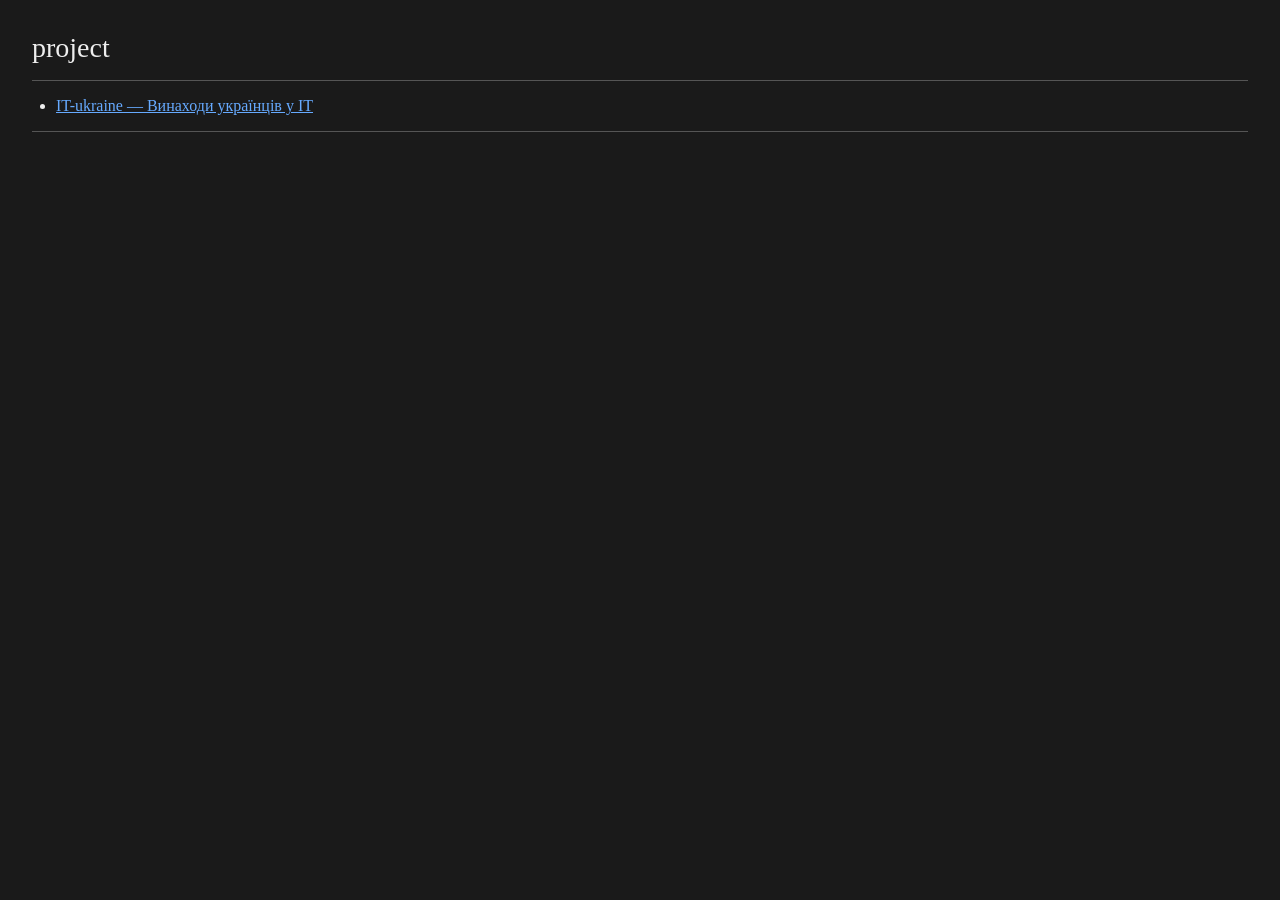
<file: index.html>
<!DOCTYPE html>
<html lang="uk">
<head>
  <meta charset="UTF-8">
  <meta name="viewport" content="width=device-width, initial-scale=1.0">
  <title>project</title>
  <style>
    body {
      margin: 2rem;
      font-family: Georgia, "Times New Roman", serif;
      background: #1a1a1a;
      color: #eee;
    }
    h1 {
      font-size: 1.75rem;
      font-weight: normal;
      margin: 0 0 1rem;
    }
    hr {
      border: none;
      border-top: 1px solid #555;
      margin: 1rem 0;
    }
    ul {
      margin: 0;
      padding-left: 1.5rem;
    }
    a {
      color: #6af;
    }
    a:hover {
      text-decoration: none;
    }
  </style>
</head>
<body>
  <h1>project</h1>
  <hr>
  <ul>
    <li><a href="IT-ukraine/index.html">IT-ukraine — Винаходи українців у IT</a></li>
  </ul>
  <hr>
</body>
</html>
</file>
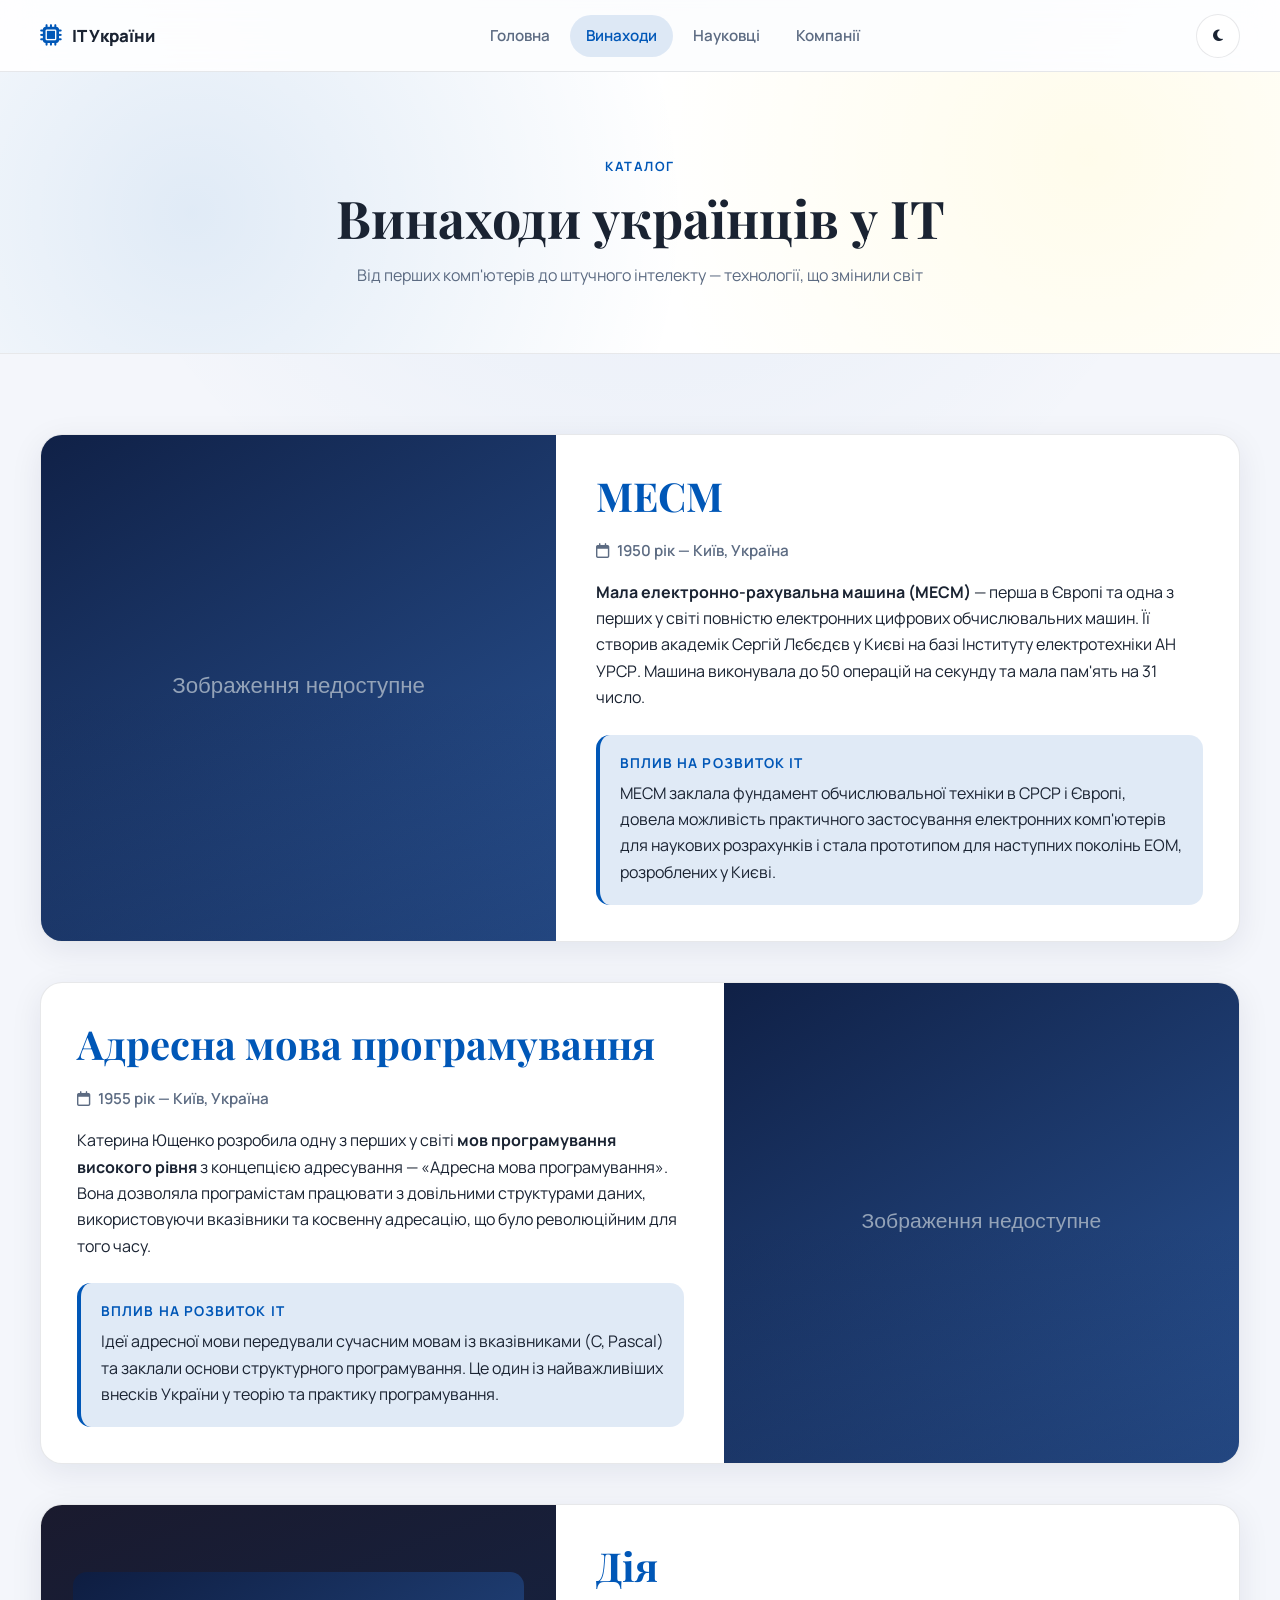
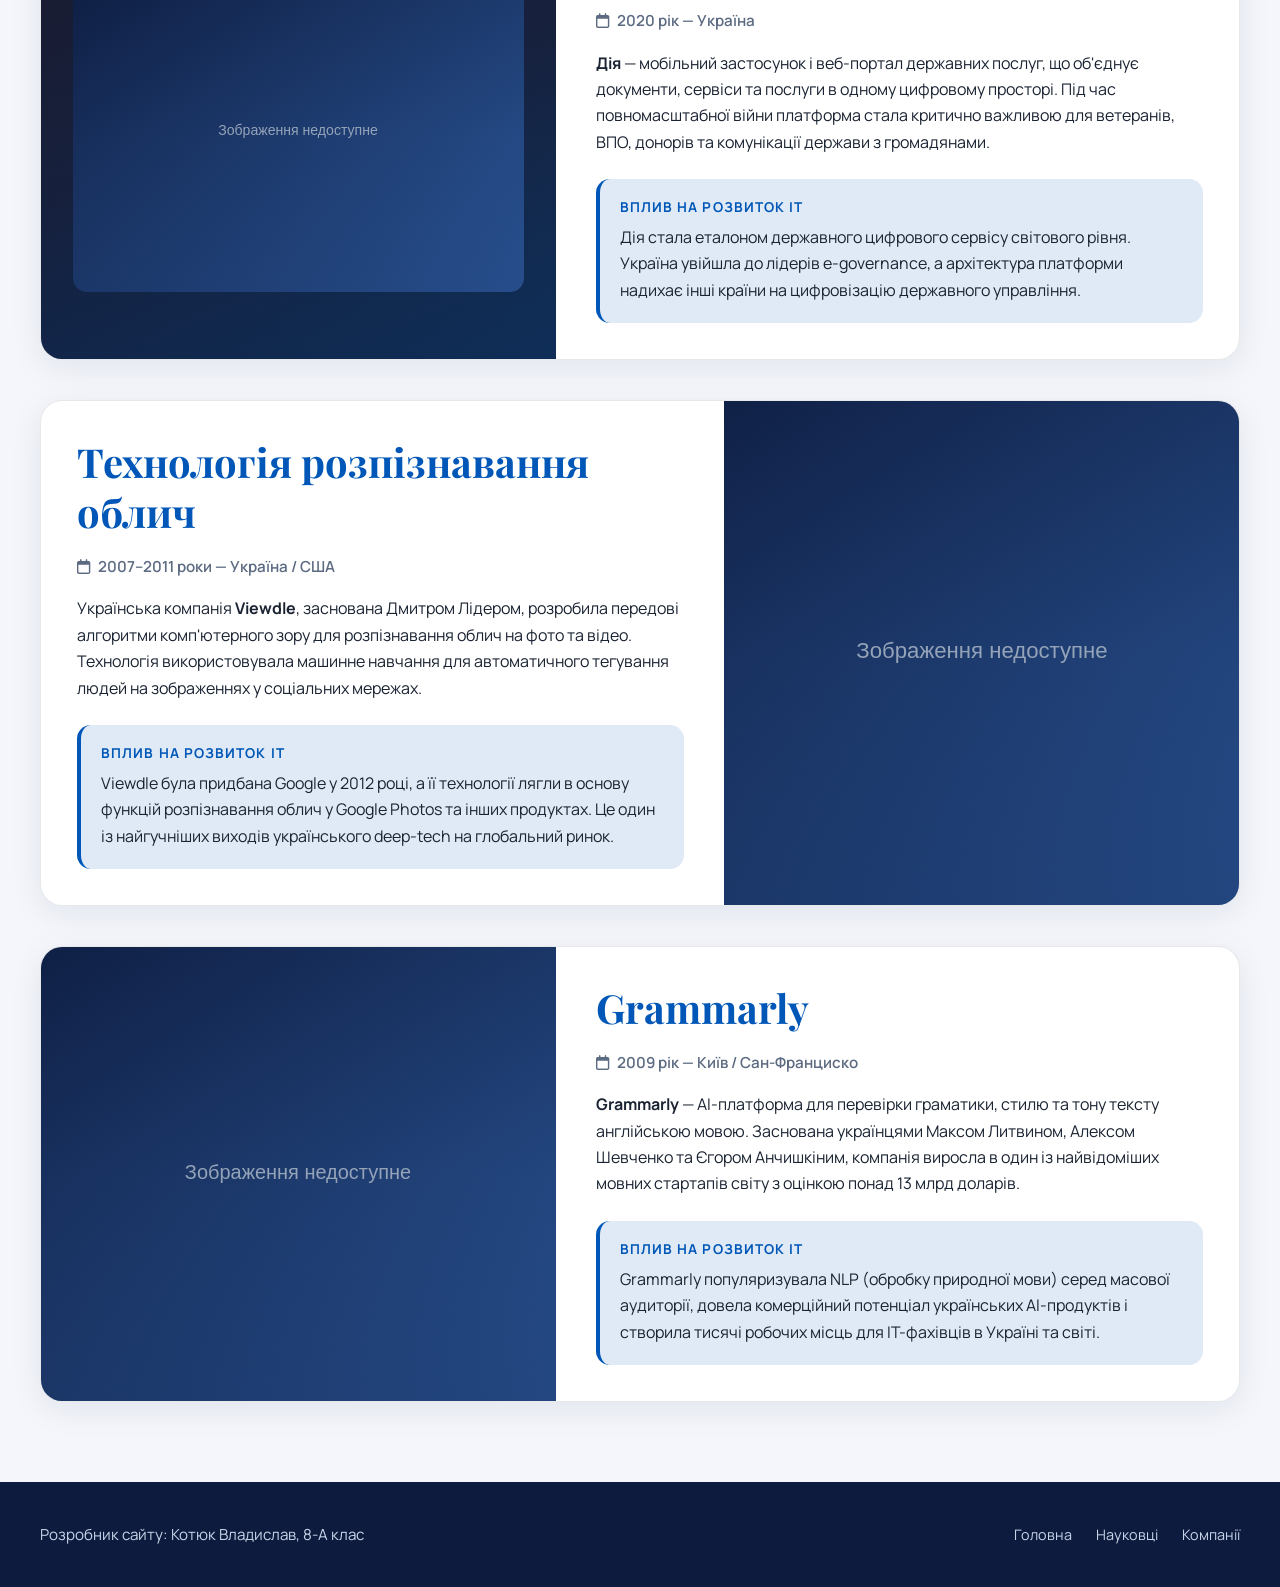
<file: IT-ukraine /inventions.html>
<!DOCTYPE html>
<html lang="uk">
<head>
  <meta charset="UTF-8">
  <script>
    (function () {
      var path = window.location.pathname || '';
      var dir = path.lastIndexOf('/') !== -1 ? path.substring(0, path.lastIndexOf('/') + 1) : './';
      document.write('<base href="' + dir + '">');
      document.write('<link rel="stylesheet" href="' + dir + 'css/style.css" id="site-main-css">');
    })();
  </script>
  <meta name="viewport" content="width=device-width, initial-scale=1.0">
  <meta name="description" content="Винаходи українців у IT: МЕСМ, адресна мова програмування, Дія, розпізнавання облич, Grammarly — історія та вплив на технології.">
  <meta name="keywords" content="МЕСМ, адресна мова, Дія, Grammarly, розпізнавання облич, українські винаходи">
  <meta name="author" content="Котюк Владислав">
  <meta property="og:title" content="Винаходи — Винаходи українців у IT">
  <meta property="og:description" content="Детальний огляд ключових IT-винаходів, створених українцями.">
  <meta property="og:type" content="website">
  <title>Винаходи — Винаходи українців у IT</title>
  <link rel="preconnect" href="https://fonts.googleapis.com">
  <link rel="preconnect" href="https://fonts.gstatic.com" crossorigin>
  <link href="https://fonts.googleapis.com/css2?family=Manrope:wght@400;500;600;700;800&family=Playfair+Display:wght@600;700&display=swap" rel="stylesheet">
  <link rel="stylesheet" href="https://cdnjs.cloudflare.com/ajax/libs/font-awesome/6.5.1/css/all.min.css" crossorigin="anonymous">
  <link rel="icon" href="data:image/svg+xml,<svg xmlns='http://www.w3.org/2000/svg' viewBox='0 0 100 100'><text y='.9em' font-size='90'>🇺🇦</text></svg>">
</head>
<body>
  <a href="#main" class="skip-link">Перейти до контенту</a>

  <header class="site-header" role="banner">
    <div class="container nav-inner">
      <a href="index.html" class="logo" aria-label="На головну">
        <i class="fa-solid fa-microchip" aria-hidden="true"></i>
        <span>IT України</span>
      </a>
      <nav class="nav-menu" aria-label="Головна навігація">
        <a href="index.html">Головна</a>
        <a href="inventions.html">Винаходи</a>
        <a href="scientists.html">Науковці</a>
        <a href="companies.html">Компанії</a>
      </nav>
      <div class="nav-actions">
        <button type="button" class="theme-toggle" aria-label="Увімкнути темну тему">
          <i class="fa-solid fa-moon" aria-hidden="true"></i>
          <i class="fa-solid fa-sun" aria-hidden="true"></i>
        </button>
        <button type="button" class="nav-toggle" aria-label="Відкрити меню" aria-expanded="false">
          <i class="fa-solid fa-bars" aria-hidden="true"></i>
        </button>
      </div>
    </div>
  </header>

  <main id="main">
    <header class="page-hero">
      <div class="container">
        <span class="section-label">Каталог</span>
        <h1>Винаходи українців у IT</h1>
        <p>Від перших комп'ютерів до штучного інтелекту — технології, що змінили світ</p>
      </div>
    </header>

    <section class="section" aria-label="Список винаходів">
      <div class="container inventions-list">

        <article class="invention-block reveal" id="mesm">
          <div class="invention-image">
            <img
              src="https://imglife.pravda.com.ua/images/doc/b/2/b2b96ff-0new-kyiv-34x14.jpg"
              alt="Мала електронно-рахувальна машина (МЕСМ) — перший комп'ютер в Європі"
              width="700"
              height="525"
              loading="lazy"
              referrerpolicy="no-referrer"
            >
          </div>
          <div class="invention-content">
            <h2>МЕСМ</h2>
            <p class="invention-date">
              <i class="fa-regular fa-calendar" aria-hidden="true"></i>
              1950 рік — Київ, Україна
            </p>
            <p>
              <strong>Мала електронно-рахувальна машина (МЕСМ)</strong> — перша в Європі та одна з перших у світі
              повністю електронних цифрових обчислювальних машин. Її створив академік Сергій Лєбєдєв
              у Києві на базі Інституту електротехніки АН УРСР. Машина виконувала до 50 операцій
              на секунду та мала пам'ять на 31 число.
            </p>
            <div class="invention-impact">
              <h4>Вплив на розвиток IT</h4>
              <p>
                МЕСМ заклала фундамент обчислювальної техніки в СРСР і Європі, довела можливість
                практичного застосування електронних комп'ютерів для наукових розрахунків і стала
                прототипом для наступних поколінь ЕОМ, розроблених у Києві.
              </p>
            </div>
          </div>
        </article>

        <article class="invention-block reveal" id="address-language">
          <div class="invention-image">
            <img
              src="https://se.khai.edu/wp-content/uploads/2021/03/Yushchenko2019_1.jpg"
              alt="Катерина Ющенко — авторка адресної мови програмування"
              width="700"
              height="525"
              loading="lazy"
              referrerpolicy="no-referrer"
            >
          </div>
          <div class="invention-content">
            <h2>Адресна мова програмування</h2>
            <p class="invention-date">
              <i class="fa-regular fa-calendar" aria-hidden="true"></i>
              1955 рік — Київ, Україна
            </p>
            <p>
              Катерина Ющенко розробила одну з перших у світі <strong>мов програмування високого рівня</strong>
              з концепцією адресування — «Адресна мова програмування». Вона дозволяла програмістам
              працювати з довільними структурами даних, використовуючи вказівники та косвенну адресацію,
              що було революційним для того часу.
            </p>
            <div class="invention-impact">
              <h4>Вплив на розвиток IT</h4>
              <p>
                Ідеї адресної мови передували сучасним мовам із вказівниками (C, Pascal) та заклали
                основи структурного програмування. Це один із найважливіших внесків України
                у теорію та практику програмування.
              </p>
            </div>
          </div>
        </article>

        <article class="invention-block reveal" id="diia">
          <div class="invention-image invention-image--contain">
            <img
              src="https://naglyad.org/wp-content/uploads/2020/02/diia_ua.png"
              alt="Дія — цифрова держава України"
              width="700"
              height="525"
              loading="lazy"
              referrerpolicy="no-referrer"
            >
          </div>
          <div class="invention-content">
            <h2>Дія</h2>
            <p class="invention-date">
              <i class="fa-regular fa-calendar" aria-hidden="true"></i>
              2020 рік — Україна
            </p>
            <p>
              <strong>Дія</strong> — мобільний застосунок і веб-портал державних послуг, що об'єднує
              документи, сервіси та послуги в одному цифровому просторі. Під час повномасштабної війни
              платформа стала критично важливою для ветеранів, ВПО, донорів та комунікації держави
              з громадянами.
            </p>
            <div class="invention-impact">
              <h4>Вплив на розвиток IT</h4>
              <p>
                Дія стала еталоном державного цифрового сервісу світового рівня. Україна увійшла
                до лідерів e-governance, а архітектура платформи надихає інші країни на цифровізацію
                державного управління.
              </p>
            </div>
          </div>
        </article>

        <article class="invention-block reveal" id="face-recognition">
          <div class="invention-image">
            <!-- ЗАМІНИТИ: img/face-recognition.jpg -->
            <img
              src="https://images.unsplash.com/photo-1526374965328-7d61d4dc18c5?w=700&q=80"
              alt="Технології розпізнавання та штучний інтелект"
              width="700"
              height="525"
              loading="lazy"
              referrerpolicy="no-referrer"
            >
          </div>
          <div class="invention-content">
            <h2>Технологія розпізнавання облич</h2>
            <p class="invention-date">
              <i class="fa-regular fa-calendar" aria-hidden="true"></i>
              2007–2011 роки — Україна / США
            </p>
            <p>
              Українська компанія <strong>Viewdle</strong>, заснована Дмитром Лідером, розробила
              передові алгоритми комп'ютерного зору для розпізнавання облич на фото та відео.
              Технологія використовувала машинне навчання для автоматичного тегування людей
              на зображеннях у соціальних мережах.
            </p>
            <div class="invention-impact">
              <h4>Вплив на розвиток IT</h4>
              <p>
                Viewdle була придбана Google у 2012 році, а її технології лягли в основу функцій
                розпізнавання облич у Google Photos та інших продуктах. Це один із найгучніших
                виходів українського deep-tech на глобальний ринок.
              </p>
            </div>
          </div>
        </article>

        <article class="invention-block reveal" id="grammarly">
          <div class="invention-image">
            <img
              src="https://static-web.grammarly.com/1e6ajr2k4140/DFhWiubvvRbRZo8Rwikaa/8716ba8a94b34ef46a3ba805ac3103cd/Frame_1185.png?w=1280&amp;fm=webp"
              alt="Засновники Grammarly — український IT-стартап світового рівня"
              width="700"
              height="525"
              loading="lazy"
              referrerpolicy="no-referrer"
            >
          </div>
          <div class="invention-content">
            <h2>Grammarly</h2>
            <p class="invention-date">
              <i class="fa-regular fa-calendar" aria-hidden="true"></i>
              2009 рік — Київ / Сан-Франциско
            </p>
            <p>
              <strong>Grammarly</strong> — AI-платформа для перевірки граматики, стилю та тону тексту
              англійською мовою. Заснована українцями Максом Литвином, Алексом Шевченко та Єгором Анчишкіним,
              компанія виросла в один із найвідоміших мовних стартапів світу з оцінкою понад 13 млрд доларів.
            </p>
            <div class="invention-impact">
              <h4>Вплив на розвиток IT</h4>
              <p>
                Grammarly популяризувала NLP (обробку природної мови) серед масової аудиторії,
                довела комерційний потенціал українських AI-продуктів і створила тисячі робочих місць
                для IT-фахівців в Україні та світі.
              </p>
            </div>
          </div>
        </article>

      </div>
    </section>
  </main>

  <footer class="site-footer" role="contentinfo">
    <div class="container footer-inner">
      <p>Розробник сайту: Котюк Владислав, 8-А клас</p>
      <nav class="footer-links" aria-label="Додаткова навігація">
        <a href="index.html">Головна</a>
        <a href="scientists.html">Науковці</a>
        <a href="companies.html">Компанії</a>
      </nav>
    </div>
  </footer>

  <script src="js/script.js"></script>
</body>
</html>
</file>
